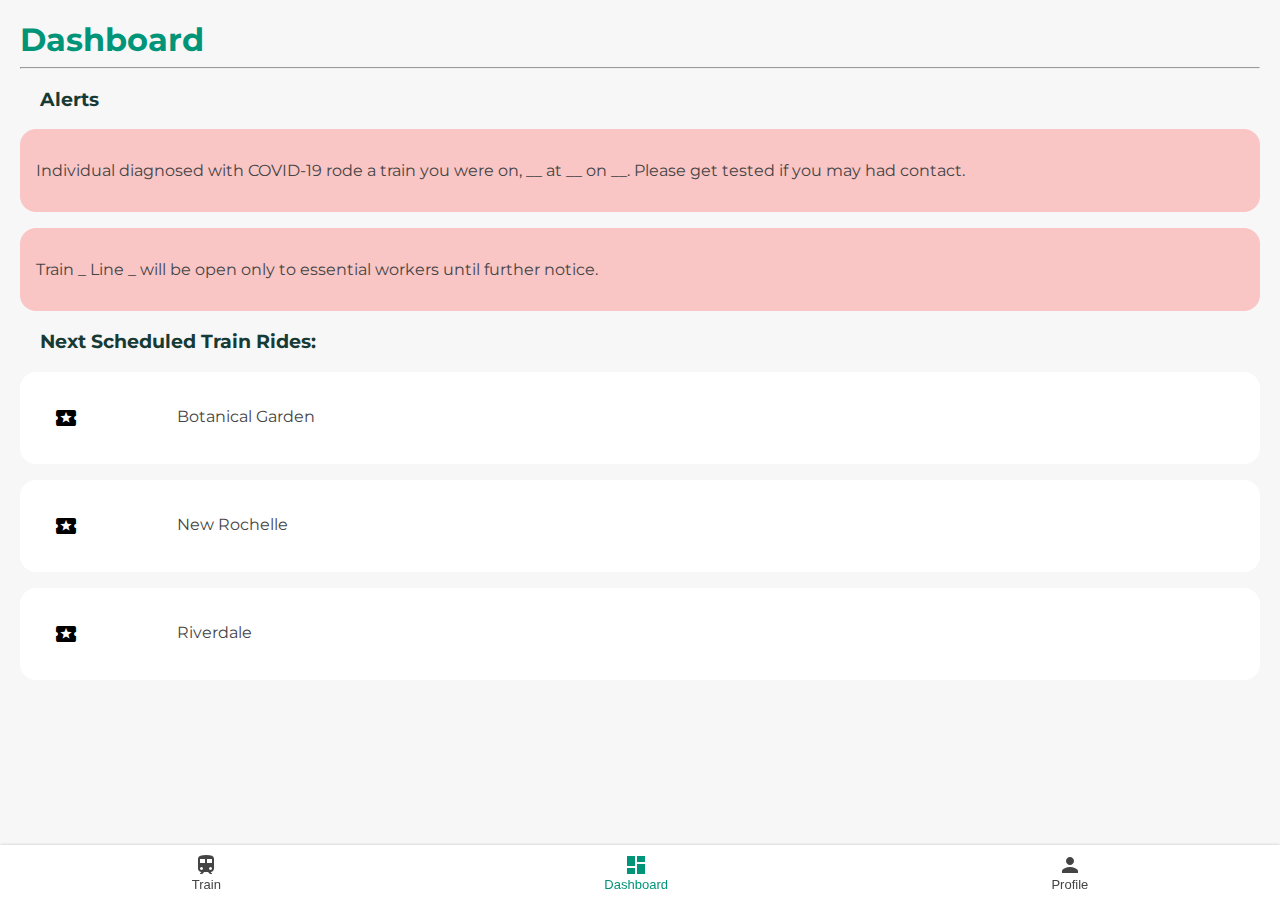
<file: index.html>
<!DOCTYPE html>
<html>
  <head>
    <meta charset="utf-8">
    <meta name="viewport" content="width=device-width">
    <title>repl.it</title>
    <link href="style.css" rel="stylesheet" type="text/css" />
    <link href="https://fonts.googleapis.com/icon?family=Material+Icons" rel="stylesheet">
    <link href="https://fonts.googleapis.com/css2?family=Montserrat:wght@300;400;500;600&display=swap" rel="stylesheet">
  </head>
  <body>
    <script src="script.js"></script>

    <!--NAVBAR CODE-->
    <nav class="nav">
      <a href="train.html" class="nav__link">
        <i class="material-icons nav__icon">train</i>
        <span class="nav__text">Train</span>
      </a>
      <a href="index.html" class="nav__link nav__link--active">
        <i class="material-icons nav__icon">dashboard</i>
        <span class="nav__text">Dashboard</span>
      </a>
      <a href="profile.html" class="nav__link">
        <i class="material-icons nav__icon">person</i>
        <span class="nav__text">Profile</span>
      </a>  
    </nav>

    <h1> Dashboard</h1><hr>
      
      <h3> Alerts </h3>
      <div class="dashboard-title" style = "background: rgba(255, 0, 0, 0.2)">
        <p> Individual diagnosed with COVID-19 rode a train you were on, __ at __ on __. Please get tested if you may had contact.</p>
      </div>
      <div class="dashboard-title" style = "background: rgba(255, 0, 0, 0.2)">
        <p> Train _ Line _ will be open only to essential workers
          until further notice.
        </p>
      </div>
	
    <h3> Next Scheduled Train Rides: </h3>
    
    <div class='train-card' onclick="expand(this)">
      <div class='ticket-title'>
        <div> <i class="material-icons card__icon">local_play</i> </div>
        <p>Botanical Garden</p>
      </div>
      <div class='expand'>
        <p>Date: 10/12/2020</p>
        <p>Departure Time: 12:30 PM</p>
        <p>Duration: 2 hours</p>
        <p>Origin: Brooklyn</p>
        <p>Destination: Botanical Garden</p>
      </div>
    </div>

    <div class='train-card' onclick="expand(this)">
      <div class='ticket-title'>
        <div> <i class="material-icons card__icon">local_play</i> </div>
        <p>New Rochelle</p>
      </div>
      <div class='expand'>
        <p>Date: 11/20/2020</p>
        <p>Departure Time: 6:00 AM</p>
        <p>Duration: 3 hours</p>
        <p>Origin: ----</p>
        <p>Destination: ----</p>
      </div>
    </div>

    <div class='train-card' onclick="expand(this)">
      <div class='ticket-title'>
        <div> <i class="material-icons card__icon">local_play</i> </div>
        <p>Riverdale</p>
      </div>
      <div class='expand'>
        <p>Date: 12/25/2020</p>
        <p>Departure Time: 12:00 PM</p>
        <p>Duration: 5 hours</p>
        <p>Origin: ----</p>
        <p>Destination: ----</p>
      </div>
			

      
      
      
      
    </div>
		

  </body>
</html>
</file>
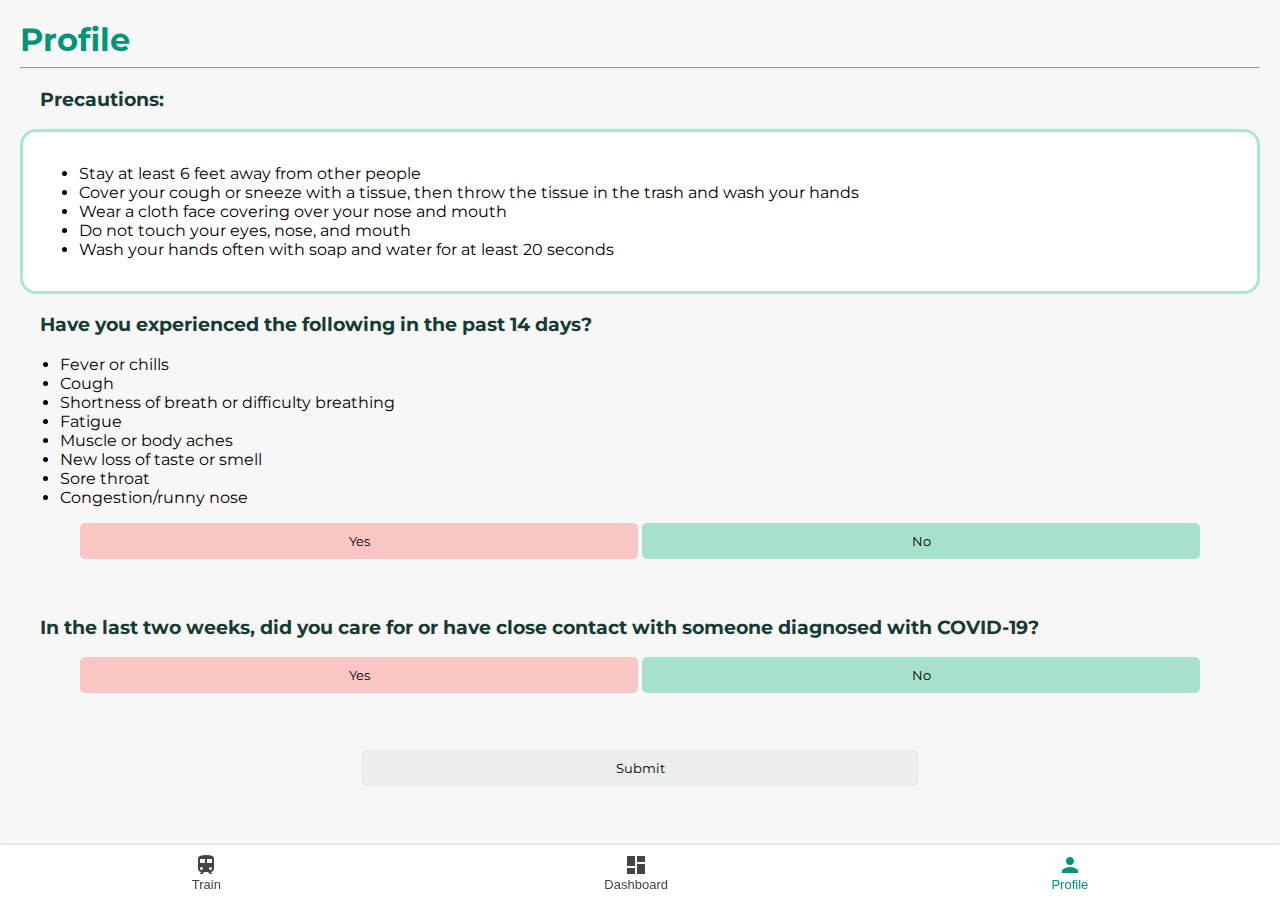
<file: profile.html>
<!DOCTYPE html>
<html>
  <head>
    <meta charset="utf-8">
    <meta name="viewport" content="width=device-width">
    <title>repl.it</title>
    <link href="style.css" rel="stylesheet" type="text/css" />
		<link href="profile.css" rel="stylesheet" type="text/css"/>
    <link href="https://fonts.googleapis.com/icon?family=Material+Icons" rel="stylesheet">
    <link href="https://fonts.googleapis.com/css2?family=Montserrat:wght@300;400;500;600&display=swap" rel="stylesheet">
  </head>
  <body>
    

    <!--NAVBAR CODE-->
    <nav class="nav">
      <a href="train.html" class="nav__link">
        <i class="material-icons nav__icon">train</i>
        <span class="nav__text">Train</span>
      </a>
      <a href="index.html" class="nav__link">
        <i class="material-icons nav__icon">dashboard</i>
        <span class="nav__text">Dashboard</span>
      </a>
      <a href="profile.html" class="nav__link nav__link--active">
        <i class="material-icons nav__icon">person</i>
        <span class="nav__text">Profile</span>
      </a>  
      <!--
      <a href="setting.html" class="nav__link">
        <i class="material-icons nav__icon">settings</i>
        <span class="nav__text">Settings</span>
      </a>
      -->
    </nav>

    <!-- 
    <div class="profile-title">
      <center><h1 style="font-family: sans-serif;">Profile</h1></center>
    </div>
    -->
    <h1>Profile</h1><hr>
    <div id="stay-home-modal" class="modal">
      <div class="modal-content">
        <span class="close">&times;</span>
        <p> You may be at risk for infection. Please stay home. </p>
      </div>
    </div>

    <div id="ok-modal" class="modal">
      <div class="modal-content">
        <span class="close">&times;</span>
        <p> You appear healthy. Please take precautions while riding. </p>
      </div>
    </div>
    
    <h3>Precautions: </h3>
    <div class="precaution-card">
      <ul>
        <li>Stay at least 6 feet away from other people</li>
        <li>Cover your cough or sneeze with a tissue, then throw the tissue in the trash and wash your hands</li>
        <li>Wear a cloth face covering over your nose and mouth</li>
        <li>Do not touch your eyes, nose, and mouth</li>
        <li>Wash your hands often with soap and water for at least 20 seconds</li>
      </ul>
    </div>


    <div class="question-card">
      <h3> Have you experienced the following in the past 14 days? </h3>
      <ul>
        <li>Fever or chills</li>
        <li>Cough</li>
        <li>Shortness of breath or difficulty breathing</li>
        <li>Fatigue</li>
        <li>Muscle or body aches</li>
        <li>New loss of taste or smell</li>
        <li>Sore throat</li>
        <li>Congestion/runny nose</li>
      </ul>

      <center>
        <button id="y-symptoms" class="y-button choice" onclick="choice(this)"> Yes </button>
        <button id="n-symptoms" class="n-button choice" onclick="choice(this)"> No </button>
      </center>

      <br><br>
      <h3> In the last two weeks, did you care for or have close contact with someone diagnosed with COVID-19? </h3>
      <center>
        <button id="y-contact" class="y-button choice" onclick="choice(this)"> Yes </button>
        <button id="n-contact" class="n-button choice" onclick="choice(this)"> No </button>
        <br><br><br><br>
        <button id="submit" class="s-button"> Submit </button>
      </center>
  </div>

    <script src="covid.js"></script>
  </body>
</html>
</file>
<file: style.css>
body {
  margin: 0 0 55px 0;
  font-family: 'Montserrat', sans-serif;
  
  padding: 20px;
  background: #f3f2f29c;
}
center {
	text-align: center;
	width: 100%;
}
h1{
  margin: 0px;
  color: #009578;
}

h3{
  color:#173b34;
}

p{
  color: #444444;
}

button{
  font-family: 'Montserrat', sans-serif;
}

.ticket-title p{
  margin-left: 20px;
  margin-top: 1.2em;
}
.dashboard-title{
  //background: rgba(27, 187, 126, 0.37);
	background: white;
  padding: 1em;
	margin-bottom: 1em;
  border-radius: 1em;
}

.nav {
  position: fixed;
  bottom: 0;
	left: 0;
  width: 100%;
  height: 55px;
  box-shadow: 0 0 3px rgba(0, 0, 0, 0.2);
  background-color: #ffffff;
  display: flex;
  overflow-x: auto;
}

.nav__link {
  display: flex;
  flex-direction: column;
  align-items: center;
  justify-content: center;
  flex-grow: 1;
  min-width: 50px;
  overflow: hidden;
  white-space: nowrap;
  font-family: sans-serif;
  font-size: 13px;
  color: #444444;
  text-decoration: none;
  -webkit-tap-highlight-color: transparent;
  transition: background-color 0.1s ease-in-out;
}

.nav__link:hover {
  background-color: #eeeeee;
}

.nav__link--active {
  color: #009578;
}

.nav__icon {
  font-size: 18px;
}

.card__icon {
  font-size: 18px;
	padding:18px;
}

.ticket-title{
  display: grid;
  grid-template-columns: 10% 80%;
}

h3 {
  margin-left: 20px;
}

//DASHBOARD
.title-card{
	background: red;
	border-radius: 1em;
	padding: 1em;
	margin-bottom: 1em;
}



.train-card{
	/* transition-duration: 0.5s; */
	//background: rgba(27, 187, 126, 0.37);
  background: white;
	border-radius: 1em;
	padding: 1em;
	margin-bottom: 1em;
  font-size: 1em;
}
.train-card .expand {
	height: 0;
	overflow-y: hidden;
	transition-duration: 0.5s;
}

.y-button{
  width: 45%;
  padding: 10px;
  border-width: 0px;
  background: rgba(255, 0, 0, 0.2);
  border-radius: 5px;  
}

.n-button {
  width: 45%;
  padding: 10px;
  border-width: 0px;
  background: rgba(27, 187, 126, 0.37);
  border-radius: 5px;
}

.s-button {
  width: 45%;
  padding: 10px;
  border-width: 0px;
  background: rgba(215, 219, 218, 0.37);
  border-radius: 5px;
}

.modal {
  display: none; 
  position: fixed; 
  z-index: 1; 
  padding-top: 100px;
  left: 0;
  top: 0;
  width: 100%; 
  height: 100%;
  overflow: auto;
  background-color: rgba(0,0,0,0.4);
}

.modal-content {
  background-color: #fefefe;
  margin: auto;
  padding: 20px;
  border: 1px solid #888;
  width: 80%;
}

.close {
  color: #aaaaaa;
  float: right;
  font-size: 28px;
  font-weight: bold;
}
</file>
<file: profile.css>
button {
	border-width: 0px;
  border-color: white;
}
.chosen {
	border: 1px solid blue;

}

h2{
  margin-left: 5%;
}
.profile-title{
  background: rgba(27, 187, 126, 0.37);
	padding: 1em;
	margin-bottom: 1em;
  border-radius: 1em;
}

.precaution-card{
  border: 3px solid rgba(27, 187, 126, 0.37);
  background: white;
	border-radius: 1em;
	padding: 1em;
	margin-bottom: 1em;
}

question-card{
  border: 5px solid rgba(27, 187, 126, 0.37);
	border-radius: 1em;
	padding: 1em;
	margin-bottom: 1em;
}
</file>
